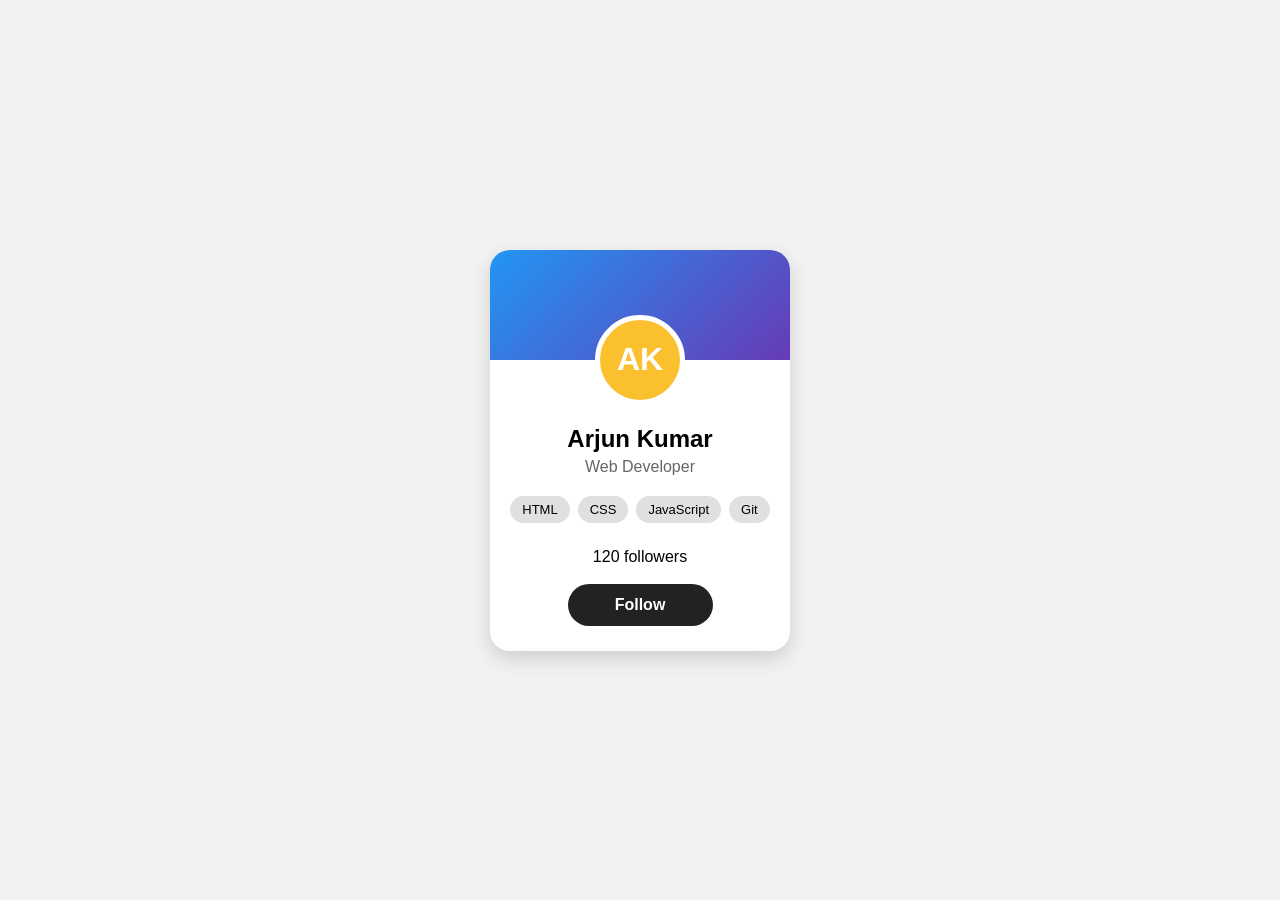
<file: index.html>
<!DOCTYPE html>
<html lang="en">
<head>
    <meta charset="UTF-8">
    <meta name="viewport" content="width=device-width, initial-scale=1.0">
    <title>Profile Card</title>
    <link rel="stylesheet" href="style1.css">
</head>
<body>

    <div class="profile-card">
        <div class="banner"></div>

        <div class="avatar">AK</div>

        <div class="profile-content">
            <h2>Arjun Kumar</h2>
            <p class="role">Web Developer</p>

            <ul class="skills">
                <li>HTML</li>
                <li>CSS</li>
                <li>JavaScript</li>
                <li>Git</li>
            </ul>

            <p class="followers">
                <span id="count">120</span> followers
            </p>

            <button id="followBtn">Follow</button>
        </div>
    </div>

    <script>
        const followBtn = document.getElementById("followBtn");
        const count = document.getElementById("count");

        let isFollowing = false;

        followBtn.addEventListener("click", function () {
            if (isFollowing) {
                count.textContent = 120;
                followBtn.textContent = "Follow";
                followBtn.classList.remove("following");
                isFollowing = false;
            } else {
                count.textContent = 121;
                followBtn.textContent = "Following";
                followBtn.classList.add("following");
                isFollowing = true;
            }
        });
    </script>

</body>
</html>
</file>
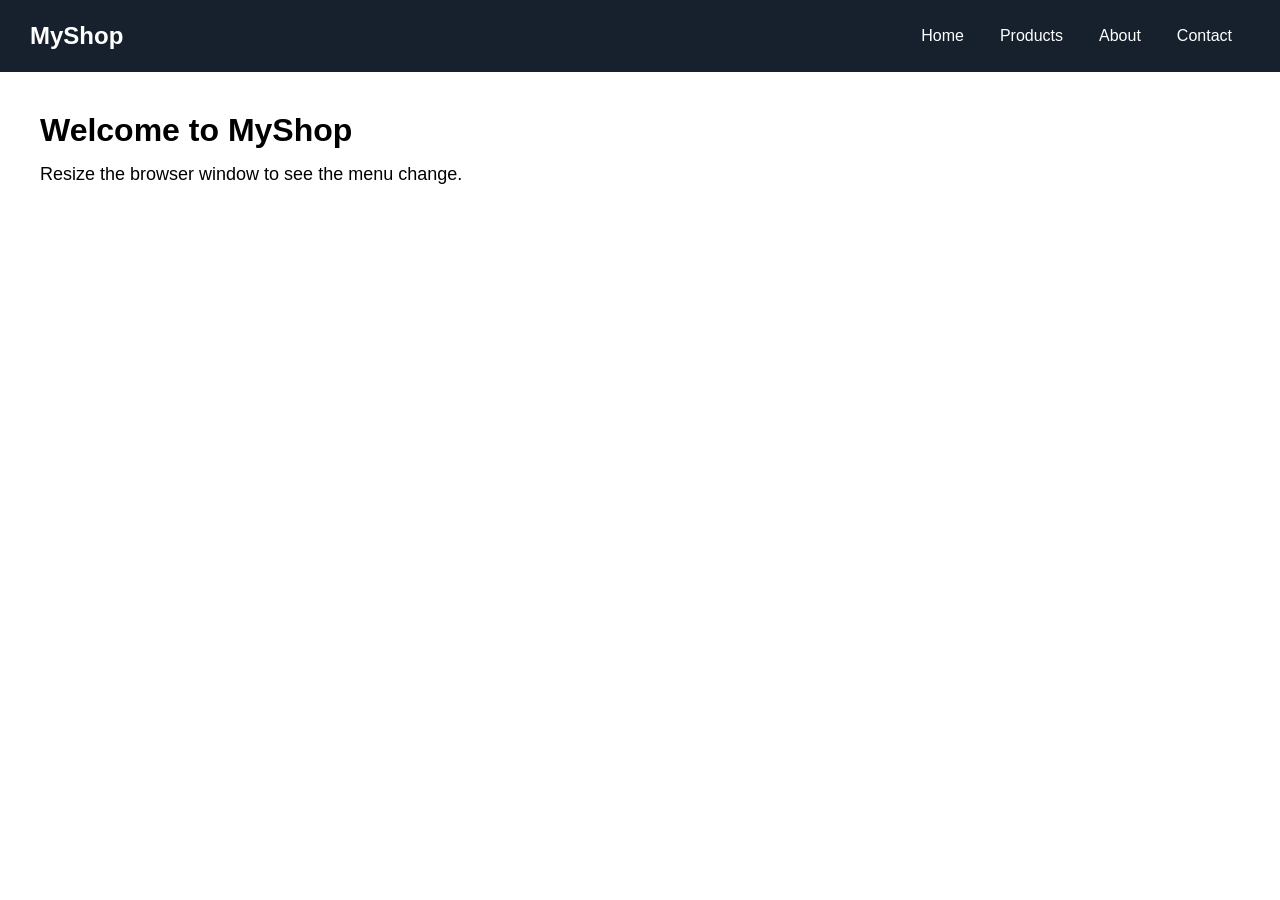
<file: scenario2.html>
<!DOCTYPE html>
<html lang="en">
<head>
    <meta charset="UTF-8">
    <meta name="viewport" content="width=device-width, initial-scale=1.0">
    <title>MyShop Responsive Navbar</title>
    <link rel="stylesheet" href="style2.css">
</head>
<body>

    <header class="navbar">
        <div class="logo">MyShop</div>

        <button class="menu-btn" id="menuBtn">&#9776;</button>

        <nav id="menu">
            <a href="#">Home</a>
            <a href="#">Products</a>
            <a href="#">About</a>
            <a href="#">Contact</a>
        </nav>
    </header>

    <main class="content">
        <h1>Welcome to MyShop</h1>
        <p>Resize the browser window to see the menu change.</p>
    </main>

    <script>
        const menuBtn = document.getElementById("menuBtn");
        const menu = document.getElementById("menu");

        menuBtn.addEventListener("click", function () {
            menu.classList.toggle("open");
        });
    </script>

</body>
</html>
</file>
<file: style1.css>
* {
    margin: 0;
    padding: 0;
    box-sizing: border-box;
}

body {
    font-family: Arial, sans-serif;
    background: #f2f2f2;
    min-height: 100vh;
    display: flex;
    justify-content: center;
    align-items: center;
}

/* Profile card */
.profile-card {
    width: 300px;
    background: white;
    border-radius: 20px;
    overflow: hidden;
    text-align: center;
    box-shadow: 0 8px 20px rgba(0, 0, 0, 0.15);
}

/* Top banner */
.banner {
    height: 110px;
    background: linear-gradient(135deg, #2196f3, #673ab7);
}

/* Avatar */
.avatar {
    width: 90px;
    height: 90px;
    border-radius: 50%;
    background: #fbc02d;
    color: white;
    font-size: 32px;
    font-weight: bold;
    display: flex;
    justify-content: center;
    align-items: center;
    border: 5px solid white;
    margin: -45px auto 10px;
}

/* Content */
.profile-content {
    padding: 10px 20px 25px;
}

.profile-content h2 {
    font-size: 24px;
    margin-bottom: 5px;
}

.role {
    color: #666;
    margin-bottom: 20px;
}

/* Skills */
.skills {
    list-style: none;
    display: flex;
    justify-content: center;
    flex-wrap: wrap;
    gap: 8px;
    margin-bottom: 25px;
}

.skills li {
    background: #e0e0e0;
    padding: 6px 12px;
    border-radius: 20px;
    font-size: 13px;
}

/* Followers */
.followers {
    margin-bottom: 18px;
    font-size: 16px;
}

/* Button */
#followBtn {
    width: 145px;
    padding: 12px;
    border: none;
    border-radius: 30px;
    background: #222;
    color: white;
    font-size: 16px;
    font-weight: bold;
    cursor: pointer;
    transition: 0.3s;
}

#followBtn:hover {
    transform: scale(1.05);
}

/* Following state */
#followBtn.following {
    background: white;
    color: #2196f3;
    border: 2px solid #2196f3;
}
</file>
<file: style2.css>
* {
    margin: 0;
    padding: 0;
    box-sizing: border-box;
}

body {
    font-family: Arial, sans-serif;
}

/* Navigation bar */
.navbar {
    background: #17212d;
    color: white;
    display: flex;
    justify-content: space-between;
    align-items: center;
    padding: 15px 30px;
}

/* Logo */
.logo {
    font-size: 24px;
    font-weight: bold;
}

/* Desktop menu */
nav {
    display: flex;
}

nav a {
    color: white;
    text-decoration: none;
    padding: 12px 18px;
    transition: 0.3s;
}

nav a:hover {
    background: #2196f3;
}

/* Hamburger button */
.menu-btn {
    display: none;
    background: none;
    border: none;
    color: white;
    font-size: 28px;
    cursor: pointer;
}

/* Main content */
.content {
    padding: 40px;
}

.content h1 {
    margin-bottom: 15px;
}

.content p {
    font-size: 18px;
}

/* Mobile responsive design */
@media (max-width: 600px) {

    .navbar {
        flex-wrap: wrap;
        padding: 15px 20px;
    }

    /* Show hamburger */
    .menu-btn {
        display: block;
    }

    /* Hide menu by default */
    nav {
        display: none;
        width: 100%;
        flex-direction: column;
        margin-top: 15px;
    }

    /* Show menu when open class is added */
    nav.open {
        display: flex;
    }

    nav a {
        padding: 18px;
        border-bottom: 1px solid #333;
    }

    .content {
        padding: 30px 20px;
    }

    .content h1 {
        font-size: 28px;
    }
}
</file>
